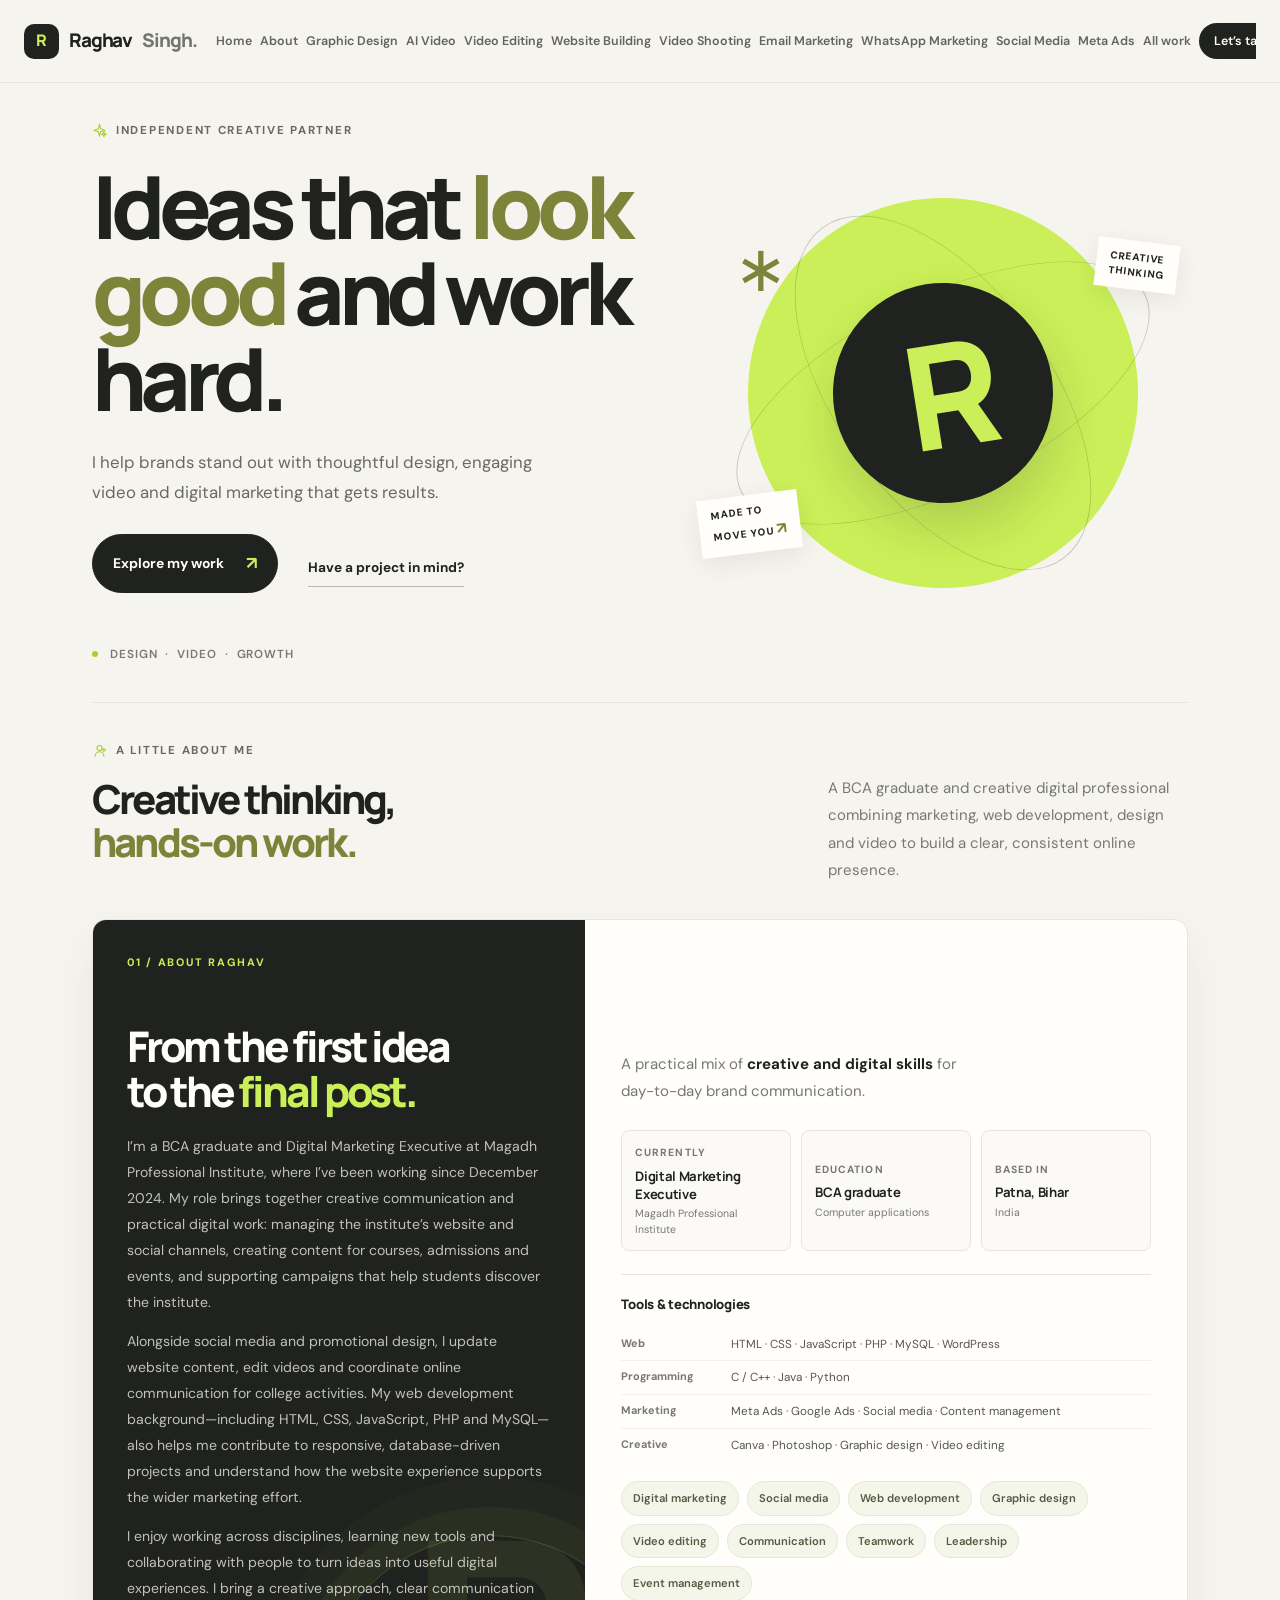
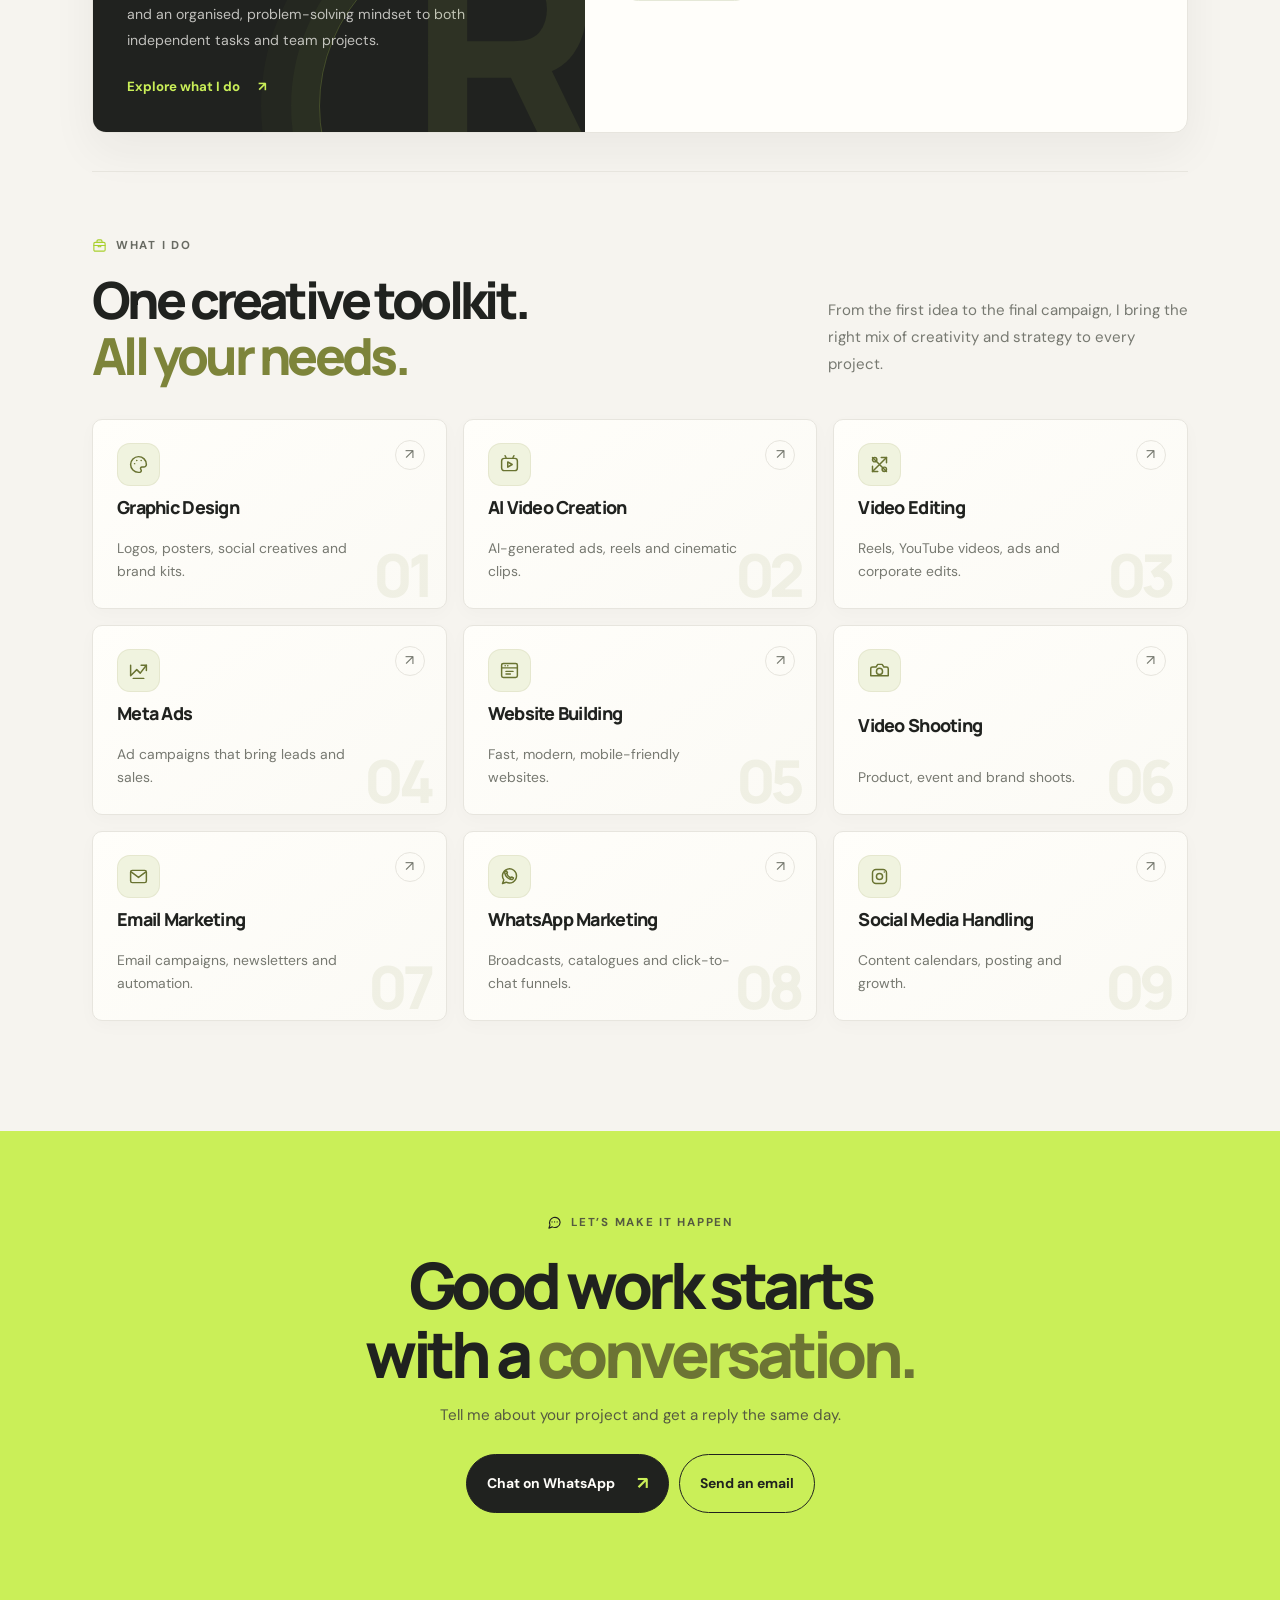
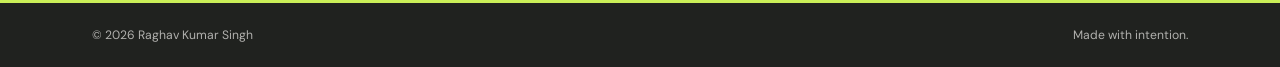
<file: index.html>
<!DOCTYPE html>
<html lang="en">
<head>
  <meta charset="utf-8">
  <meta name="viewport" content="width=device-width,initial-scale=1">
  <title>Raghav Kumar Singh | Creative &amp; Digital Marketing Portfolio</title>
  <link rel="preconnect" href="https://fonts.googleapis.com">
  <link rel="preconnect" href="https://fonts.gstatic.com" crossorigin>
  <link href="https://fonts.googleapis.com/css2?family=DM+Sans:wght@400;500;600;700&family=Manrope:wght@400;600;700;800&display=swap" rel="stylesheet">
  <link rel="stylesheet" href="style.css">
</head>
<body>
  <header>
    <div class="wrap">
      <a class="logo" href="index.html">Raghav <span>Singh.</span></a>
      <nav aria-label="Main navigation">
        
        <a href="index.html">Home</a>
        <a href="index.html#about">About</a>
        <a href="graphic-design.html">Graphic Design</a>
        <a href="ai-video.html">AI Video</a>
        <a href="video-editing.html">Video Editing</a>
        <a href="website-building.html">Website Building</a>
        <a href="video-shooting.html">Video Shooting</a>
        <a href="email-marketing.html">Email Marketing</a>
        <a href="whatsapp-marketing.html">WhatsApp Marketing</a>
        <a href="social-media.html">Social Media</a>
        <a href="meta-ads.html">Meta Ads</a>
        <a href="index.html#services">All work</a>
        <a class="nav-contact" href="index.html#contact">Let&rsquo;s talk <span aria-hidden="true">&nearr;</span></a>
      </nav>
    </div>
  </header>
  <main>
    <div class="wrap">
      <section class="hero">
        <div class="hero-copy">
          <p class="eyebrow"><svg class="eyebrow-icon" viewBox="0 0 24 24" aria-hidden="true"><path d="m12 2 1.8 7.2L21 12l-7.2 1.8L12 21l-1.8-7.2L3 12l7.2-2.8L12 2Z"/><path d="m19 14 1 3 3 1-3 1-1 3-1-3-3-1 3-1 1-3Z"/></svg> Independent creative partner</p>
          <h1>Ideas that <em>look good</em> and work hard.</h1>
          <p class="hero-intro">I help brands stand out with thoughtful design, engaging video and digital marketing that gets results.</p>
          <div class="hero-actions">
            <a class="btn" href="#services">Explore my work <span aria-hidden="true">&nearr;</span></a>
            <a class="text-link" href="#contact">Have a project in mind?</a>
          </div>
          <div class="hero-note"><span class="note-dot"></span> Design&nbsp; · &nbsp;Video&nbsp; · &nbsp;Growth</div>
        </div>
        <div class="hero-art" aria-hidden="true">
          <div class="art-orbit orbit-one"></div>
          <div class="art-orbit orbit-two"></div>
          <div class="art-disc"><span>R</span></div>
          <div class="art-label label-top">CREATIVE<br>THINKING</div>
          <div class="art-label label-bottom">MADE TO<br>MOVE YOU <span>&nearr;</span></div>
          <div class="art-star">&lowast;</div>
        </div>
      </section>
      <section id="about" class="about-section">
        <div class="section-heading">
          <div>
            <p class="eyebrow"><svg class="eyebrow-icon" viewBox="0 0 24 24" aria-hidden="true"><circle cx="12" cy="8" r="4"/><path d="M5 21a7 7 0 0 1 14 0M19 8v6m-3-3h6"/></svg> A little about me</p>
            <h2>Creative thinking,<br><em>hands-on work.</em></h2>
          </div>
          <p class="section-note">A BCA graduate and creative digital professional combining marketing, web development, design and video to build a clear, consistent online presence.</p>
        </div>
        <div class="about-card">
          <div class="about-story">
            <span class="about-kicker">01 / ABOUT RAGHAV</span>
            <h3>From the first idea<br>to the <em>final post.</em></h3>
            <p>I&rsquo;m a BCA graduate and Digital Marketing Executive at Magadh Professional Institute, where I&rsquo;ve been working since December 2024. My role brings together creative communication and practical digital work: managing the institute&rsquo;s website and social channels, creating content for courses, admissions and events, and supporting campaigns that help students discover the institute.</p>
            <p>Alongside social media and promotional design, I update website content, edit videos and coordinate online communication for college activities. My web development background—including HTML, CSS, JavaScript, PHP and MySQL—also helps me contribute to responsive, database-driven projects and understand how the website experience supports the wider marketing effort.</p>
            <p>I enjoy working across disciplines, learning new tools and collaborating with people to turn ideas into useful digital experiences. I bring a creative approach, clear communication and an organised, problem-solving mindset to both independent tasks and team projects.</p>
            <a class="about-link" href="#services">Explore what I do <span aria-hidden="true">&nearr;</span></a>
            <span class="about-mark" aria-hidden="true">R</span>
          </div>
          <div class="about-details">
            <p class="about-detail-intro">A practical mix of <strong>creative and digital skills</strong> for day-to-day brand communication.</p>
            <div class="about-facts">
              <div class="about-fact"><span>Currently</span><strong>Digital Marketing Executive</strong><small>Magadh Professional Institute</small></div>
              <div class="about-fact"><span>Education</span><strong>BCA graduate</strong><small>Computer applications</small></div>
              <div class="about-fact"><span>Based in</span><strong>Patna, Bihar</strong><small>India</small></div>
            </div>
            <div class="about-toolkit">
              <h4>Tools &amp; technologies</h4>
              <div class="toolkit-row"><span>Web</span><p>HTML · CSS · JavaScript · PHP · MySQL · WordPress</p></div>
              <div class="toolkit-row"><span>Programming</span><p>C / C++ · Java · Python</p></div>
              <div class="toolkit-row"><span>Marketing</span><p>Meta Ads · Google Ads · Social media · Content management</p></div>
              <div class="toolkit-row"><span>Creative</span><p>Canva · Photoshop · Graphic design · Video editing</p></div>
            </div>
            <div class="about-skills" aria-label="Core skills">
              <span>Digital marketing</span><span>Social media</span><span>Web development</span>
              <span>Graphic design</span><span>Video editing</span><span>Communication</span>
              <span>Teamwork</span><span>Leadership</span><span>Event management</span>
            </div>
          </div>
        </div>
      </section>
      <section id="services" class="services-section">
        <div class="section-heading">
          <div>
            <p class="eyebrow"><svg class="eyebrow-icon" viewBox="0 0 24 24" aria-hidden="true"><rect x="3" y="7" width="18" height="14" rx="2"/><path d="M8 7V5a2 2 0 0 1 2-2h4a2 2 0 0 1 2 2v2M3 12h18m-11 0v2h4v-2"/></svg> What I do</p>
            <h2>One creative toolkit.<br><em>All your needs.</em></h2>
          </div>
          <p class="section-note">From the first idea to the final campaign, I bring the right mix of creativity and strategy to every project.</p>
        </div>
        <div class="services">
          <a class="svc" href="graphic-design.html"><span class="svc-icon" aria-hidden="true"><svg viewBox="0 0 24 24"><path d="M12 3a9 9 0 1 0 0 18h1.2a2 2 0 0 0 1.5-3.3 1.7 1.7 0 0 1 1.3-2.8H18a3 3 0 0 0 3-3c0-5-4-8.9-9-8.9Z"/><path d="M7.5 11h.1M10 7.5h.1M15 7.5h.1"/></svg></span><h3>Graphic Design</h3><p>Logos, posters, social creatives and brand kits.</p><span class="svc-arrow" aria-hidden="true">&nearr;</span></a>
          <a class="svc" href="ai-video.html"><span class="svc-icon" aria-hidden="true"><svg viewBox="0 0 24 24"><rect x="3" y="5" width="18" height="14" rx="3"/><path d="m10 9 5 3-5 3V9Z"/><path d="m7 2 1 2m9-2-1 2"/></svg></span><h3>AI Video Creation</h3><p>AI-generated ads, reels and cinematic clips.</p><span class="svc-arrow" aria-hidden="true">&nearr;</span></a>
          <a class="svc" href="video-editing.html"><span class="svc-icon" aria-hidden="true"><svg viewBox="0 0 24 24"><path d="m4 4 16 16M20 4 4 20"/><circle cx="6.5" cy="6.5" r="2.5"/><circle cx="17.5" cy="17.5" r="2.5"/><path d="M14 4h6v6M4 14v6h6"/></svg></span><h3>Video Editing</h3><p>Reels, YouTube videos, ads and corporate edits.</p><span class="svc-arrow" aria-hidden="true">&nearr;</span></a>
          <a class="svc" href="meta-ads.html"><span class="svc-icon" aria-hidden="true"><svg viewBox="0 0 24 24"><path d="M3 18V6m0 12 7-7 4 4 7-9"/><path d="M15 6h6v6"/><path d="M6 21h12"/></svg></span><h3>Meta Ads</h3><p>Ad campaigns that bring leads and sales.</p><span class="svc-arrow" aria-hidden="true">&nearr;</span></a>
          <a class="svc" href="website-building.html"><span class="svc-icon" aria-hidden="true"><svg viewBox="0 0 24 24"><rect x="3" y="4" width="18" height="16" rx="2"/><path d="M3 9h18M7 6.5h.1M10 6.5h.1M8 13h8m-8 3h5"/></svg></span><h3>Website Building</h3><p>Fast, modern, mobile-friendly websites.</p><span class="svc-arrow" aria-hidden="true">&nearr;</span></a>
          <a class="svc" href="video-shooting.html"><span class="svc-icon" aria-hidden="true"><svg viewBox="0 0 24 24"><path d="M4 8h4l2-3h5l2 3h3a2 2 0 0 1 2 2v8H2v-8a2 2 0 0 1 2-2Z"/><circle cx="12" cy="13" r="3.5"/></svg></span><h3>Video Shooting</h3><p>Product, event and brand shoots.</p><span class="svc-arrow" aria-hidden="true">&nearr;</span></a>
          <a class="svc" href="email-marketing.html"><span class="svc-icon" aria-hidden="true"><svg viewBox="0 0 24 24"><rect x="3" y="5" width="18" height="14" rx="2"/><path d="m4 7 8 6 8-6"/></svg></span><h3>Email Marketing</h3><p>Email campaigns, newsletters and automation.</p><span class="svc-arrow" aria-hidden="true">&nearr;</span></a>
          <a class="svc" href="whatsapp-marketing.html"><span class="svc-icon" aria-hidden="true"><svg viewBox="0 0 24 24"><path d="M20 11.5a8 8 0 0 1-11.8 7L4 20l1.5-4.1A8 8 0 1 1 20 11.5Z"/><path d="M9 8.5c.5 2.5 2 4 4.5 5l1-1 2 1c-.2 1.5-1.2 2.2-2.5 2-3.5-.6-6.8-3.9-7.4-7.4C6.4 6.8 7.1 5.8 8.6 5.6l1 2-1 1Z"/></svg></span><h3>WhatsApp Marketing</h3><p>Broadcasts, catalogues and click-to-chat funnels.</p><span class="svc-arrow" aria-hidden="true">&nearr;</span></a>
          <a class="svc" href="social-media.html"><span class="svc-icon" aria-hidden="true"><svg viewBox="0 0 24 24"><rect x="4" y="4" width="16" height="16" rx="4"/><circle cx="12" cy="12" r="3.5"/><path d="M17.5 6.8h.1"/></svg></span><h3>Social Media Handling</h3><p>Content calendars, posting and growth.</p><span class="svc-arrow" aria-hidden="true">&nearr;</span></a>
        </div>
      </section>
    </div>
    <section class="contact" id="contact">
      <div class="wrap contact-inner">
        <p class="eyebrow"><svg class="eyebrow-icon" viewBox="0 0 24 24" aria-hidden="true"><path d="M21 11.5a8.5 8.5 0 0 1-12.5 7.5L3 21l1.8-5.2A8.5 8.5 0 1 1 21 11.5Z"/><path d="M8 11h.1m4 0h.1m4 0h.1"/></svg> Let&rsquo;s make it happen</p>
        <h2>Good work starts<br>with a <em>conversation.</em></h2>
        <p>Tell me about your project and get a reply the same day.</p>
        <div class="contact-actions">
          <a class="btn" href="https://wa.me/8789846829">Chat on WhatsApp <span aria-hidden="true">&nearr;</span></a>
          <a class="btn ghost" href="mailto:raghav123singhrajput@gmail.com">Send an email</a>
        </div>
      </div>
    </section>
  </main>
  <footer><div class="wrap"><span>&copy; 2026 Raghav Kumar Singh</span><span>Made with intention.</span></div></footer>
</body>
</html>
</file>
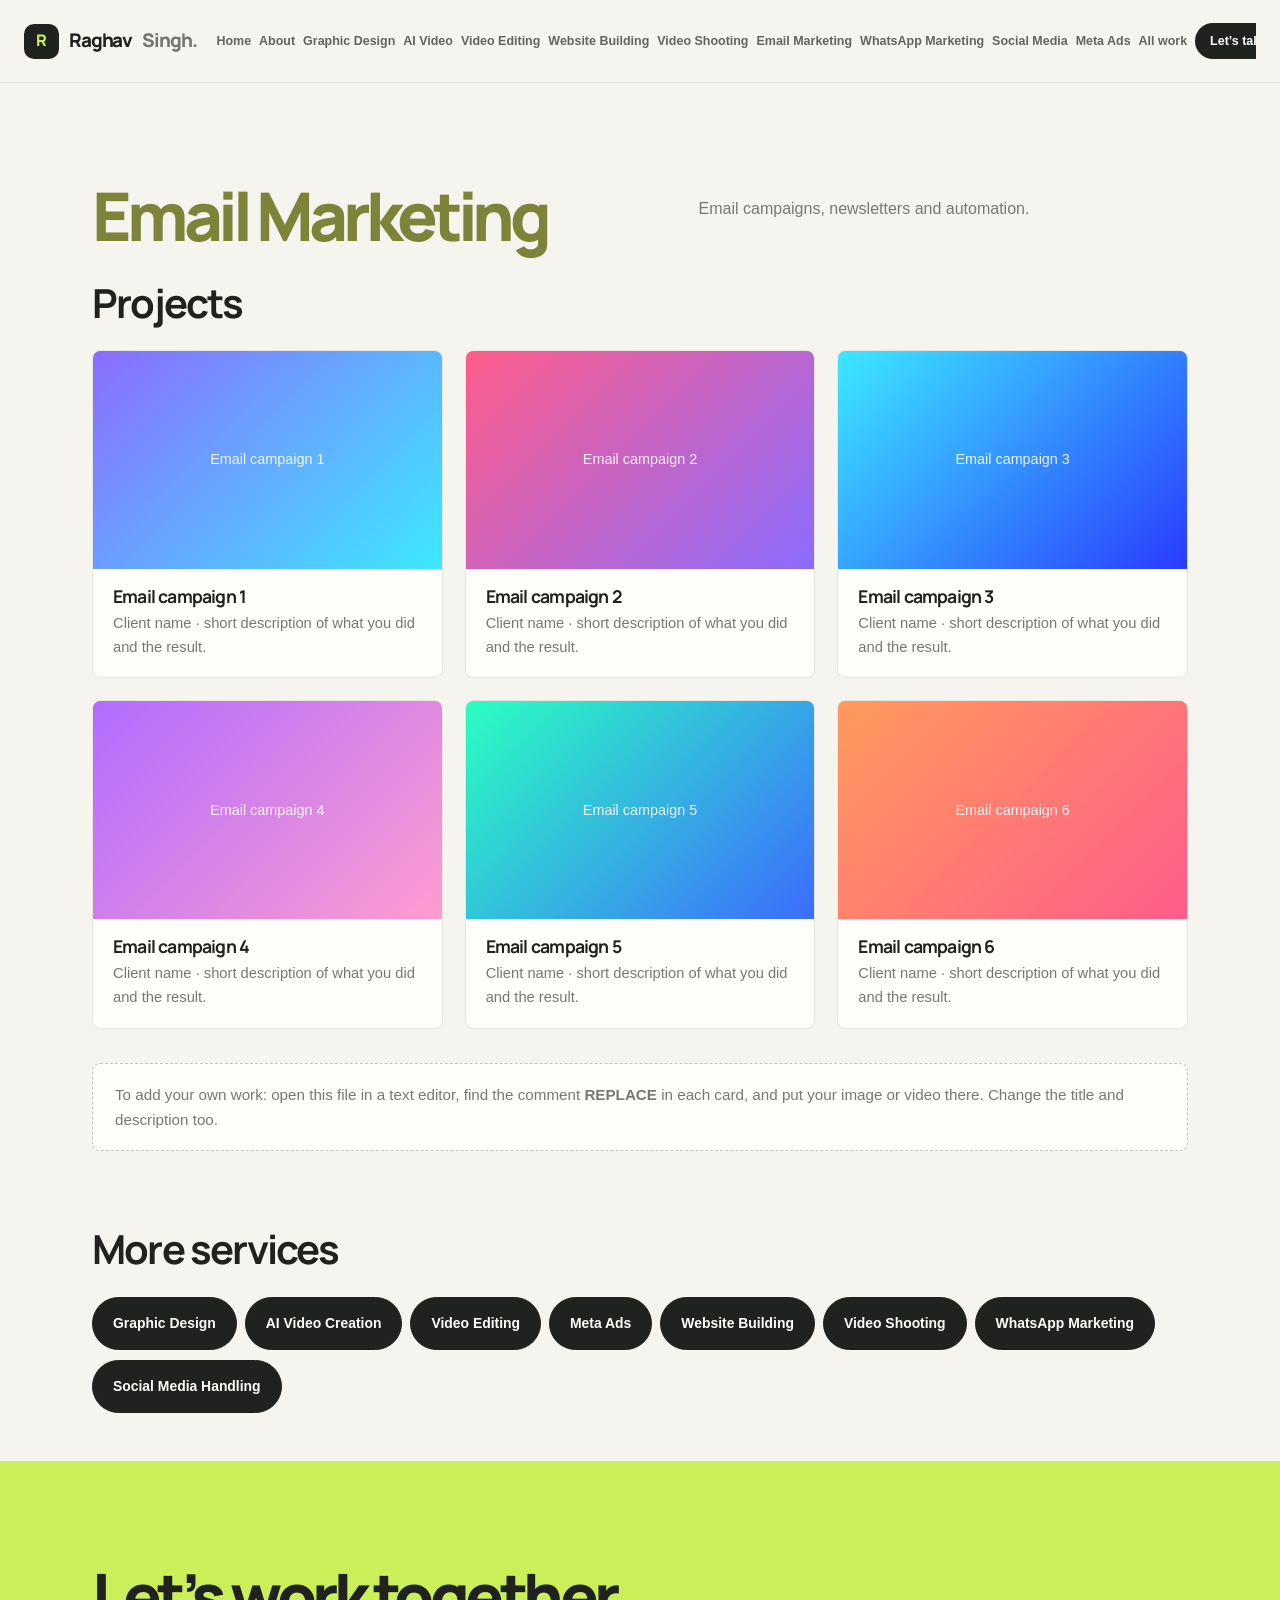
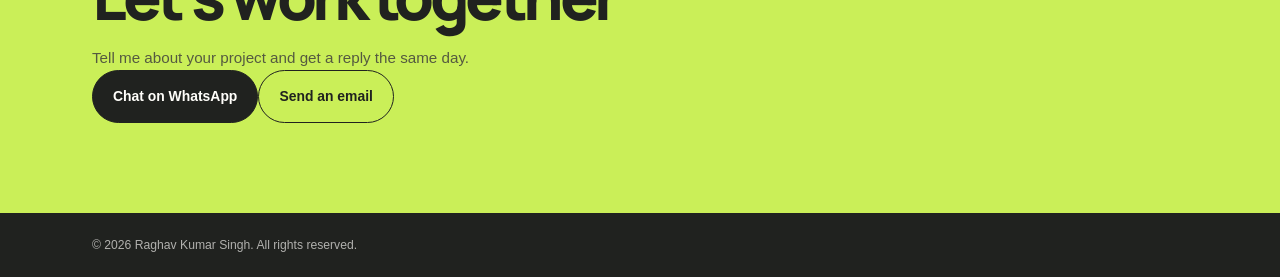
<file: email-marketing.html>
<!DOCTYPE html><html lang="en"><head><meta charset="utf-8"><meta name="viewport" content="width=device-width,initial-scale=1">
<title>Email Marketing | Raghav Kumar Singh</title><link rel="preconnect" href="https://fonts.googleapis.com"><link rel="preconnect" href="https://fonts.gstatic.com" crossorigin>
<link href="https://fonts.googleapis.com/css2?family=Manrope:wght@400;600;700&family=Syne:wght@700;800&display=swap" rel="stylesheet">
<link rel="stylesheet" href="style.css"></head><body>
<header><div class="wrap"><a class="logo" href="index.html">Raghav <span>Singh.</span></a><nav aria-label="Main navigation"><a href="index.html">Home</a><a href="index.html#about">About</a><a href="graphic-design.html">Graphic Design</a><a href="ai-video.html">AI Video</a><a href="video-editing.html">Video Editing</a><a href="website-building.html">Website Building</a><a href="video-shooting.html">Video Shooting</a><a href="email-marketing.html">Email Marketing</a><a href="whatsapp-marketing.html">WhatsApp Marketing</a><a href="social-media.html">Social Media</a><a href="meta-ads.html">Meta Ads</a><a href="index.html#services">All work</a><a class="nav-contact" href="index.html#contact">Let&rsquo;s talk <span aria-hidden="true">&nearr;</span></a></nav></div></header><main><div class="wrap"><div class="hero" style="padding-bottom:24px"><h1 style="font-size:clamp(2.2rem,6vw,4.2rem);max-width:18ch"><em>Email Marketing</em></h1><p>Email campaigns, newsletters and automation.</p></div>
<section style="padding-top:8px"><h2>Projects</h2><div class="grid"><article class="card"><div class="thumb" style="--c1:#8b6cff;--c2:#3de8ff"><!-- REPLACE: <img src="images/email-marketing-1.jpg" alt="Email campaign 1"> or <video src="videos/email-marketing-1.mp4" controls></video> -->Email campaign 1</div>
<div class="txt"><h3>Email campaign 1</h3><p>Client name &middot; short description of what you did and the result.</p></div></article><article class="card"><div class="thumb" style="--c1:#ff5c8a;--c2:#8b6cff"><!-- REPLACE: <img src="images/email-marketing-2.jpg" alt="Email campaign 2"> or <video src="videos/email-marketing-2.mp4" controls></video> -->Email campaign 2</div>
<div class="txt"><h3>Email campaign 2</h3><p>Client name &middot; short description of what you did and the result.</p></div></article><article class="card"><div class="thumb" style="--c1:#3de8ff;--c2:#2a3cff"><!-- REPLACE: <img src="images/email-marketing-3.jpg" alt="Email campaign 3"> or <video src="videos/email-marketing-3.mp4" controls></video> -->Email campaign 3</div>
<div class="txt"><h3>Email campaign 3</h3><p>Client name &middot; short description of what you did and the result.</p></div></article><article class="card"><div class="thumb" style="--c1:#b06cff;--c2:#ff9ccf"><!-- REPLACE: <img src="images/email-marketing-4.jpg" alt="Email campaign 4"> or <video src="videos/email-marketing-4.mp4" controls></video> -->Email campaign 4</div>
<div class="txt"><h3>Email campaign 4</h3><p>Client name &middot; short description of what you did and the result.</p></div></article><article class="card"><div class="thumb" style="--c1:#2affc0;--c2:#3d6cff"><!-- REPLACE: <img src="images/email-marketing-5.jpg" alt="Email campaign 5"> or <video src="videos/email-marketing-5.mp4" controls></video> -->Email campaign 5</div>
<div class="txt"><h3>Email campaign 5</h3><p>Client name &middot; short description of what you did and the result.</p></div></article><article class="card"><div class="thumb" style="--c1:#ff9a5c;--c2:#ff5c8a"><!-- REPLACE: <img src="images/email-marketing-6.jpg" alt="Email campaign 6"> or <video src="videos/email-marketing-6.mp4" controls></video> -->Email campaign 6</div>
<div class="txt"><h3>Email campaign 6</h3><p>Client name &middot; short description of what you did and the result.</p></div></article></div>
<div class="tip">To add your own work: open this file in a text editor, find the comment <b>REPLACE</b> in each card, and put your image or video there. Change the title and description too.</div></section>
<section><h2>More services</h2><a class="btn ghost" href="graphic-design.html" style="margin-bottom:10px">Graphic Design</a><a class="btn ghost" href="ai-video.html" style="margin-bottom:10px">AI Video Creation</a><a class="btn ghost" href="video-editing.html" style="margin-bottom:10px">Video Editing</a><a class="btn ghost" href="meta-ads.html" style="margin-bottom:10px">Meta Ads</a><a class="btn ghost" href="website-building.html" style="margin-bottom:10px">Website Building</a><a class="btn ghost" href="video-shooting.html" style="margin-bottom:10px">Video Shooting</a><a class="btn ghost" href="whatsapp-marketing.html" style="margin-bottom:10px">WhatsApp Marketing</a><a class="btn ghost" href="social-media.html" style="margin-bottom:10px">Social Media Handling</a></section></div><section class="contact" id="contact"><div class="wrap"><h2>Let&rsquo;s work together</h2><p>Tell me about your project and get a reply the same day.</p>
<a class="btn" href="https://wa.me/910000000000" >Chat on WhatsApp</a><a class="btn ghost" href="mailto:youremail@example.com">Send an email</a></div></section></main><footer><div class="wrap">&copy; 2026 Raghav Kumar Singh. All rights reserved.</div></footer></body></html>
</file>
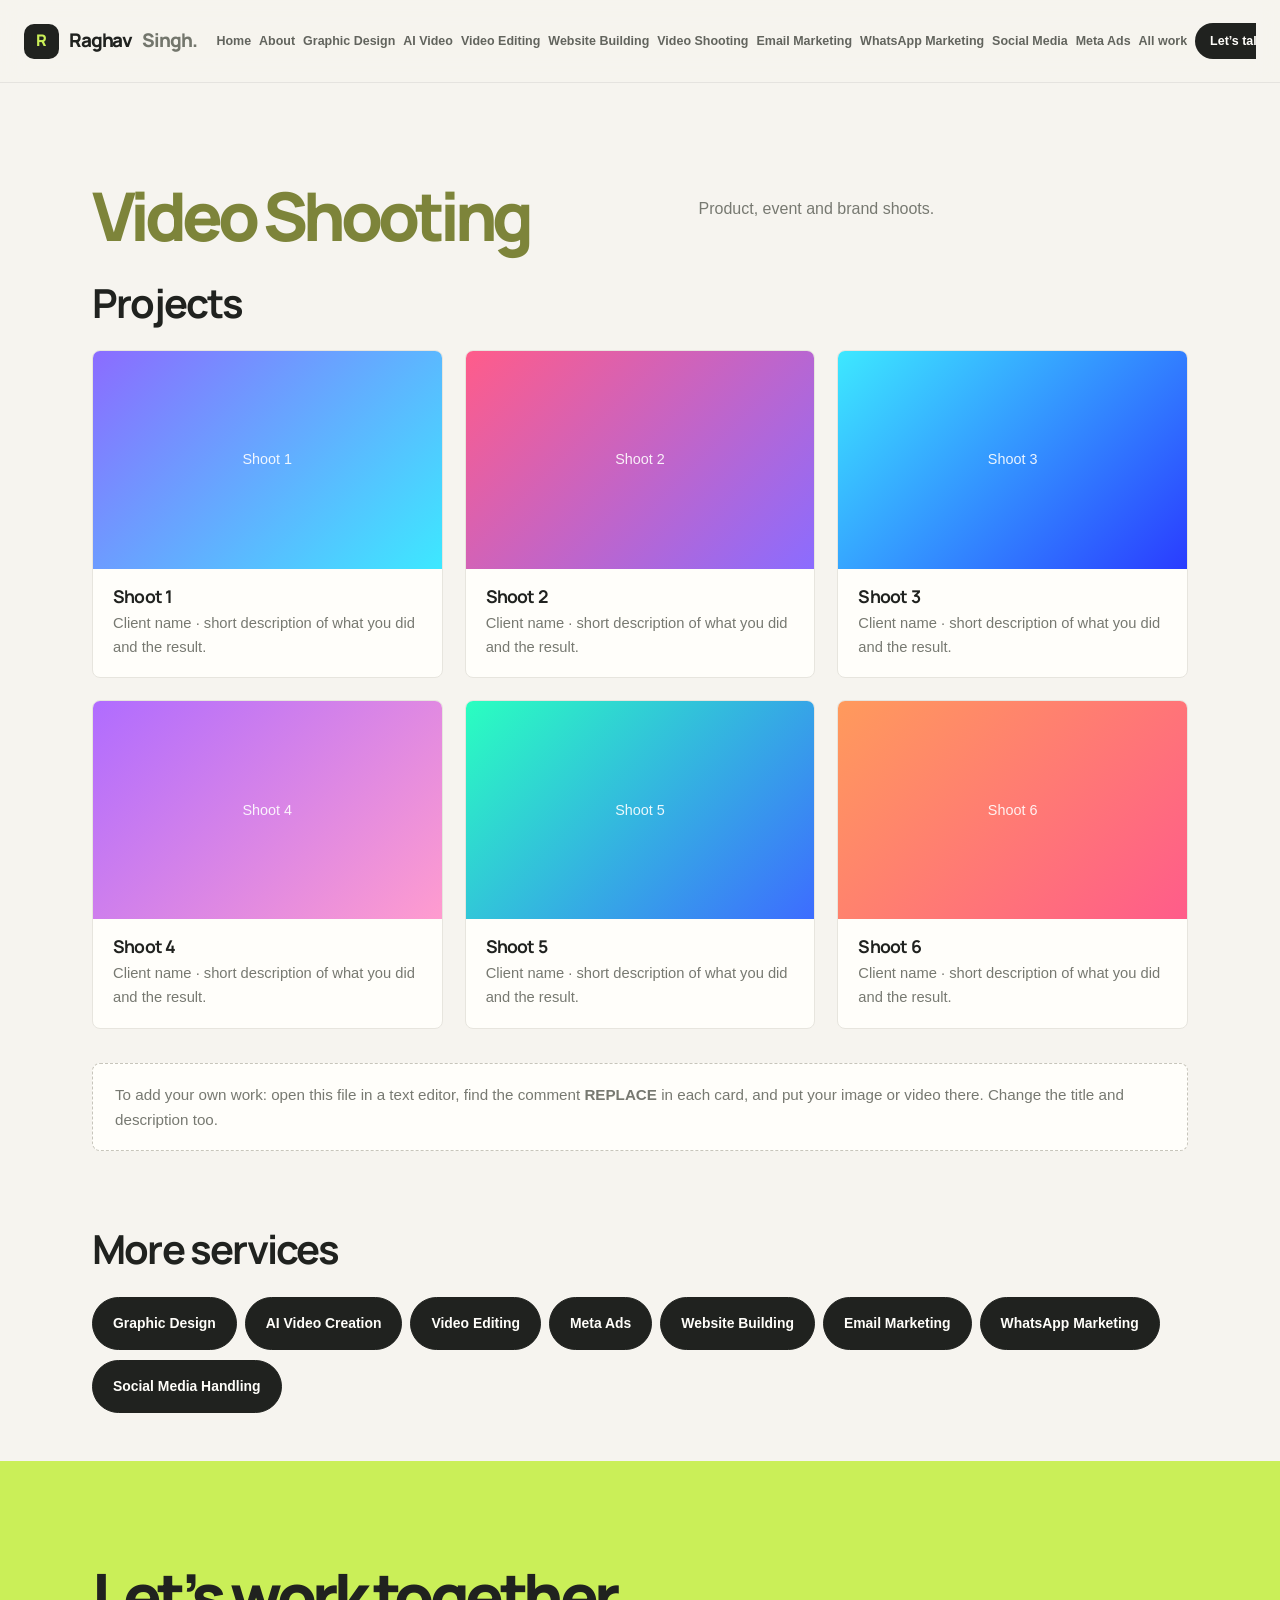
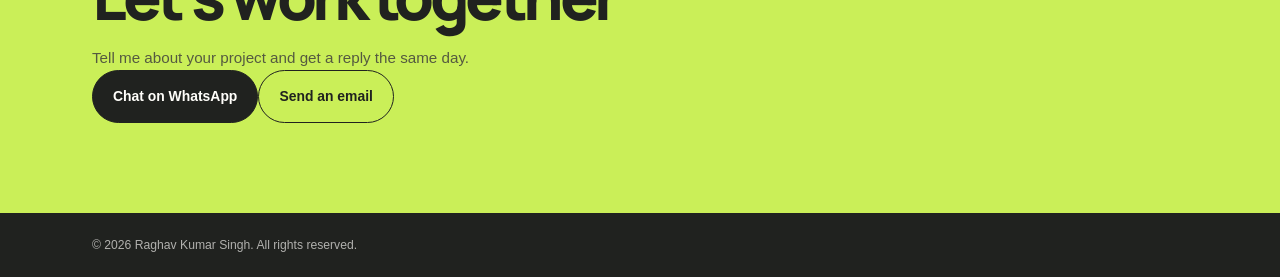
<file: video-shooting.html>
<!DOCTYPE html><html lang="en"><head><meta charset="utf-8"><meta name="viewport" content="width=device-width,initial-scale=1">
<title>Video Shooting | Raghav Kumar Singh</title><link rel="preconnect" href="https://fonts.googleapis.com"><link rel="preconnect" href="https://fonts.gstatic.com" crossorigin>
<link href="https://fonts.googleapis.com/css2?family=Manrope:wght@400;600;700&family=Syne:wght@700;800&display=swap" rel="stylesheet">
<link rel="stylesheet" href="style.css"></head><body>
<header><div class="wrap"><a class="logo" href="index.html">Raghav <span>Singh.</span></a><nav aria-label="Main navigation"><a href="index.html">Home</a><a href="index.html#about">About</a><a href="graphic-design.html">Graphic Design</a><a href="ai-video.html">AI Video</a><a href="video-editing.html">Video Editing</a><a href="website-building.html">Website Building</a><a href="video-shooting.html">Video Shooting</a><a href="email-marketing.html">Email Marketing</a><a href="whatsapp-marketing.html">WhatsApp Marketing</a><a href="social-media.html">Social Media</a><a href="meta-ads.html">Meta Ads</a><a href="index.html#services">All work</a><a class="nav-contact" href="index.html#contact">Let&rsquo;s talk <span aria-hidden="true">&nearr;</span></a></nav></div></header><main><div class="wrap"><div class="hero" style="padding-bottom:24px"><h1 style="font-size:clamp(2.2rem,6vw,4.2rem);max-width:18ch"><em>Video Shooting</em></h1><p>Product, event and brand shoots.</p></div>
<section style="padding-top:8px"><h2>Projects</h2><div class="grid"><article class="card"><div class="thumb" style="--c1:#8b6cff;--c2:#3de8ff"><!-- REPLACE: <img src="images/video-shooting-1.jpg" alt="Shoot 1"> or <video src="videos/video-shooting-1.mp4" controls></video> -->Shoot 1</div>
<div class="txt"><h3>Shoot 1</h3><p>Client name &middot; short description of what you did and the result.</p></div></article><article class="card"><div class="thumb" style="--c1:#ff5c8a;--c2:#8b6cff"><!-- REPLACE: <img src="images/video-shooting-2.jpg" alt="Shoot 2"> or <video src="videos/video-shooting-2.mp4" controls></video> -->Shoot 2</div>
<div class="txt"><h3>Shoot 2</h3><p>Client name &middot; short description of what you did and the result.</p></div></article><article class="card"><div class="thumb" style="--c1:#3de8ff;--c2:#2a3cff"><!-- REPLACE: <img src="images/video-shooting-3.jpg" alt="Shoot 3"> or <video src="videos/video-shooting-3.mp4" controls></video> -->Shoot 3</div>
<div class="txt"><h3>Shoot 3</h3><p>Client name &middot; short description of what you did and the result.</p></div></article><article class="card"><div class="thumb" style="--c1:#b06cff;--c2:#ff9ccf"><!-- REPLACE: <img src="images/video-shooting-4.jpg" alt="Shoot 4"> or <video src="videos/video-shooting-4.mp4" controls></video> -->Shoot 4</div>
<div class="txt"><h3>Shoot 4</h3><p>Client name &middot; short description of what you did and the result.</p></div></article><article class="card"><div class="thumb" style="--c1:#2affc0;--c2:#3d6cff"><!-- REPLACE: <img src="images/video-shooting-5.jpg" alt="Shoot 5"> or <video src="videos/video-shooting-5.mp4" controls></video> -->Shoot 5</div>
<div class="txt"><h3>Shoot 5</h3><p>Client name &middot; short description of what you did and the result.</p></div></article><article class="card"><div class="thumb" style="--c1:#ff9a5c;--c2:#ff5c8a"><!-- REPLACE: <img src="images/video-shooting-6.jpg" alt="Shoot 6"> or <video src="videos/video-shooting-6.mp4" controls></video> -->Shoot 6</div>
<div class="txt"><h3>Shoot 6</h3><p>Client name &middot; short description of what you did and the result.</p></div></article></div>
<div class="tip">To add your own work: open this file in a text editor, find the comment <b>REPLACE</b> in each card, and put your image or video there. Change the title and description too.</div></section>
<section><h2>More services</h2><a class="btn ghost" href="graphic-design.html" style="margin-bottom:10px">Graphic Design</a><a class="btn ghost" href="ai-video.html" style="margin-bottom:10px">AI Video Creation</a><a class="btn ghost" href="video-editing.html" style="margin-bottom:10px">Video Editing</a><a class="btn ghost" href="meta-ads.html" style="margin-bottom:10px">Meta Ads</a><a class="btn ghost" href="website-building.html" style="margin-bottom:10px">Website Building</a><a class="btn ghost" href="email-marketing.html" style="margin-bottom:10px">Email Marketing</a><a class="btn ghost" href="whatsapp-marketing.html" style="margin-bottom:10px">WhatsApp Marketing</a><a class="btn ghost" href="social-media.html" style="margin-bottom:10px">Social Media Handling</a></section></div><section class="contact" id="contact"><div class="wrap"><h2>Let&rsquo;s work together</h2><p>Tell me about your project and get a reply the same day.</p>
<a class="btn" href="https://wa.me/910000000000" >Chat on WhatsApp</a><a class="btn ghost" href="mailto:youremail@example.com">Send an email</a></div></section></main><footer><div class="wrap">&copy; 2026 Raghav Kumar Singh. All rights reserved.</div></footer></body></html>
</file>
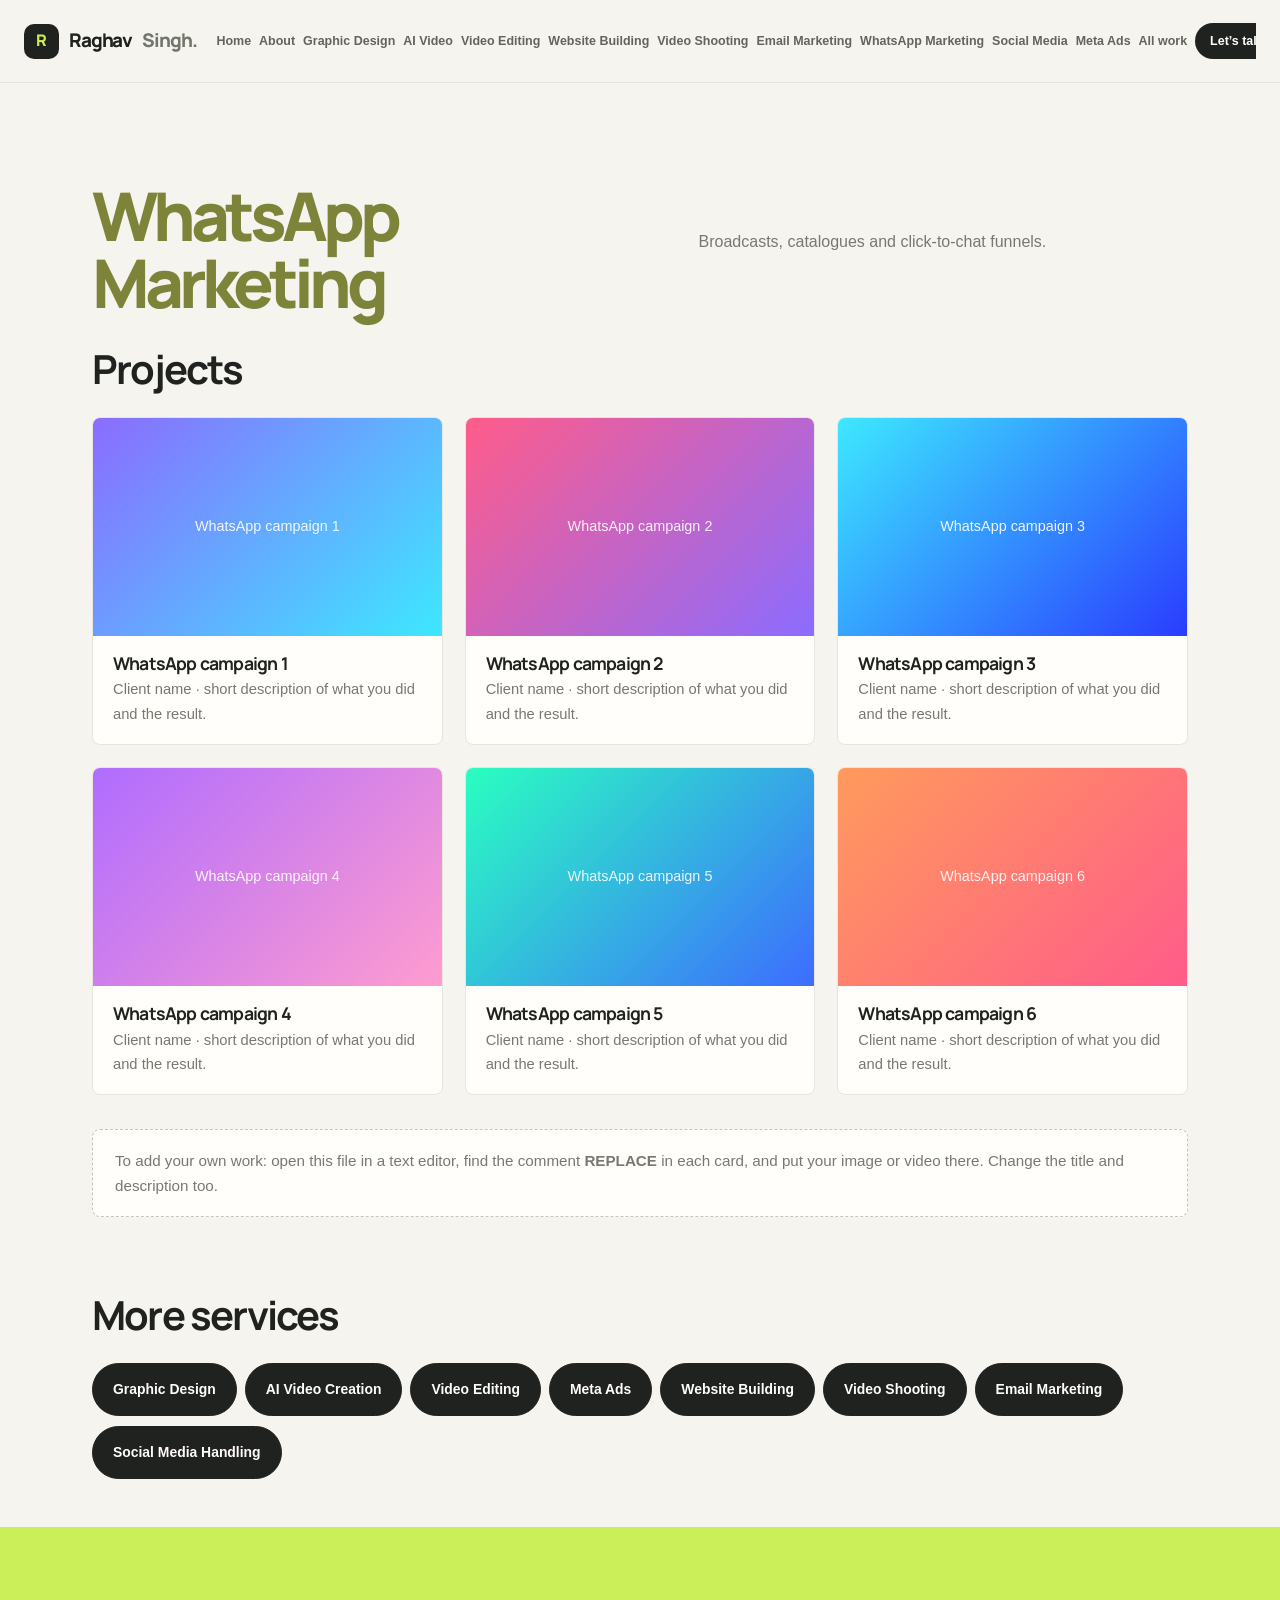
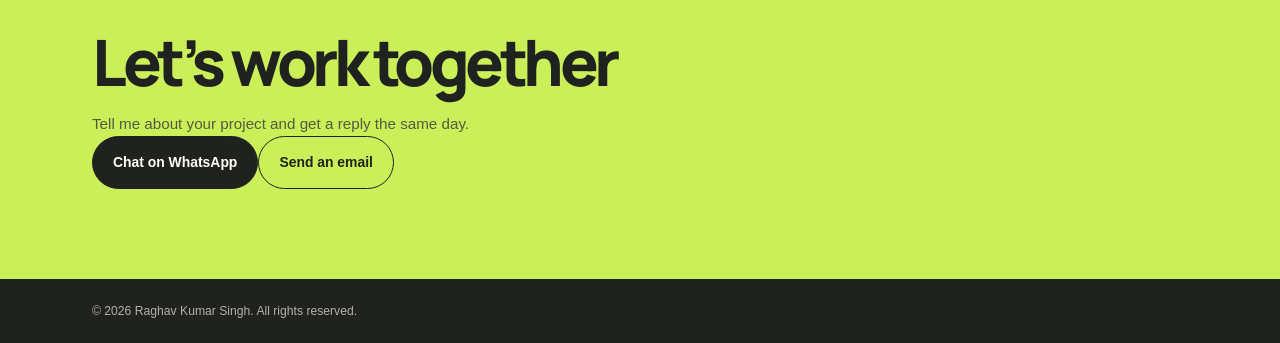
<file: whatsapp-marketing.html>
<!DOCTYPE html><html lang="en"><head><meta charset="utf-8"><meta name="viewport" content="width=device-width,initial-scale=1">
<title>WhatsApp Marketing | Raghav Kumar Singh</title><link rel="preconnect" href="https://fonts.googleapis.com"><link rel="preconnect" href="https://fonts.gstatic.com" crossorigin>
<link href="https://fonts.googleapis.com/css2?family=Manrope:wght@400;600;700&family=Syne:wght@700;800&display=swap" rel="stylesheet">
<link rel="stylesheet" href="style.css"></head><body>
<header><div class="wrap"><a class="logo" href="index.html">Raghav <span>Singh.</span></a><nav aria-label="Main navigation"><a href="index.html">Home</a><a href="index.html#about">About</a><a href="graphic-design.html">Graphic Design</a><a href="ai-video.html">AI Video</a><a href="video-editing.html">Video Editing</a><a href="website-building.html">Website Building</a><a href="video-shooting.html">Video Shooting</a><a href="email-marketing.html">Email Marketing</a><a href="whatsapp-marketing.html">WhatsApp Marketing</a><a href="social-media.html">Social Media</a><a href="meta-ads.html">Meta Ads</a><a href="index.html#services">All work</a><a class="nav-contact" href="index.html#contact">Let&rsquo;s talk <span aria-hidden="true">&nearr;</span></a></nav></div></header><main><div class="wrap"><div class="hero" style="padding-bottom:24px"><h1 style="font-size:clamp(2.2rem,6vw,4.2rem);max-width:18ch"><em>WhatsApp Marketing</em></h1><p>Broadcasts, catalogues and click-to-chat funnels.</p></div>
<section style="padding-top:8px"><h2>Projects</h2><div class="grid"><article class="card"><div class="thumb" style="--c1:#8b6cff;--c2:#3de8ff"><!-- REPLACE: <img src="images/whatsapp-marketing-1.jpg" alt="WhatsApp campaign 1"> or <video src="videos/whatsapp-marketing-1.mp4" controls></video> -->WhatsApp campaign 1</div>
<div class="txt"><h3>WhatsApp campaign 1</h3><p>Client name &middot; short description of what you did and the result.</p></div></article><article class="card"><div class="thumb" style="--c1:#ff5c8a;--c2:#8b6cff"><!-- REPLACE: <img src="images/whatsapp-marketing-2.jpg" alt="WhatsApp campaign 2"> or <video src="videos/whatsapp-marketing-2.mp4" controls></video> -->WhatsApp campaign 2</div>
<div class="txt"><h3>WhatsApp campaign 2</h3><p>Client name &middot; short description of what you did and the result.</p></div></article><article class="card"><div class="thumb" style="--c1:#3de8ff;--c2:#2a3cff"><!-- REPLACE: <img src="images/whatsapp-marketing-3.jpg" alt="WhatsApp campaign 3"> or <video src="videos/whatsapp-marketing-3.mp4" controls></video> -->WhatsApp campaign 3</div>
<div class="txt"><h3>WhatsApp campaign 3</h3><p>Client name &middot; short description of what you did and the result.</p></div></article><article class="card"><div class="thumb" style="--c1:#b06cff;--c2:#ff9ccf"><!-- REPLACE: <img src="images/whatsapp-marketing-4.jpg" alt="WhatsApp campaign 4"> or <video src="videos/whatsapp-marketing-4.mp4" controls></video> -->WhatsApp campaign 4</div>
<div class="txt"><h3>WhatsApp campaign 4</h3><p>Client name &middot; short description of what you did and the result.</p></div></article><article class="card"><div class="thumb" style="--c1:#2affc0;--c2:#3d6cff"><!-- REPLACE: <img src="images/whatsapp-marketing-5.jpg" alt="WhatsApp campaign 5"> or <video src="videos/whatsapp-marketing-5.mp4" controls></video> -->WhatsApp campaign 5</div>
<div class="txt"><h3>WhatsApp campaign 5</h3><p>Client name &middot; short description of what you did and the result.</p></div></article><article class="card"><div class="thumb" style="--c1:#ff9a5c;--c2:#ff5c8a"><!-- REPLACE: <img src="images/whatsapp-marketing-6.jpg" alt="WhatsApp campaign 6"> or <video src="videos/whatsapp-marketing-6.mp4" controls></video> -->WhatsApp campaign 6</div>
<div class="txt"><h3>WhatsApp campaign 6</h3><p>Client name &middot; short description of what you did and the result.</p></div></article></div>
<div class="tip">To add your own work: open this file in a text editor, find the comment <b>REPLACE</b> in each card, and put your image or video there. Change the title and description too.</div></section>
<section><h2>More services</h2><a class="btn ghost" href="graphic-design.html" style="margin-bottom:10px">Graphic Design</a><a class="btn ghost" href="ai-video.html" style="margin-bottom:10px">AI Video Creation</a><a class="btn ghost" href="video-editing.html" style="margin-bottom:10px">Video Editing</a><a class="btn ghost" href="meta-ads.html" style="margin-bottom:10px">Meta Ads</a><a class="btn ghost" href="website-building.html" style="margin-bottom:10px">Website Building</a><a class="btn ghost" href="video-shooting.html" style="margin-bottom:10px">Video Shooting</a><a class="btn ghost" href="email-marketing.html" style="margin-bottom:10px">Email Marketing</a><a class="btn ghost" href="social-media.html" style="margin-bottom:10px">Social Media Handling</a></section></div><section class="contact" id="contact"><div class="wrap"><h2>Let&rsquo;s work together</h2><p>Tell me about your project and get a reply the same day.</p>
<a class="btn" href="https://wa.me/910000000000" >Chat on WhatsApp</a><a class="btn ghost" href="mailto:youremail@example.com">Send an email</a></div></section></main><footer><div class="wrap">&copy; 2026 Raghav Kumar Singh. All rights reserved.</div></footer></body></html>
</file>
<file: style.css>
:root{--bg:#f6f4ef;--paper:#fffefa;--ink:#20221f;--mute:#777971;--accent:#caef58;--accent-dark:#a9d02f;--line:#e7e5de;--dark:#20221f}
*{box-sizing:border-box;margin:0;padding:0}
html{scroll-behavior:smooth;scroll-padding-top:90px}
body{font-family:'DM Sans',sans-serif;background:var(--bg);color:var(--ink);line-height:1.65;min-height:100vh;overflow-x:hidden}
a{color:inherit;text-decoration:none}
a:focus-visible,button:focus-visible{outline:3px solid var(--accent-dark);outline-offset:4px}
h1,h2,h3,.logo{font-family:'Manrope',sans-serif;line-height:1.12;letter-spacing:-.045em}
.wrap{max-width:1160px;margin:0 auto;padding:0 32px}
header{position:sticky;top:0;z-index:5;background:rgba(246,244,239,.94);backdrop-filter:blur(14px);border-bottom:1px solid rgba(32,34,31,.08)}
header .wrap{display:flex;max-width:1760px;align-items:center;justify-content:center;gap:20px;min-height:82px;padding:10px 24px}
.logo{display:inline-flex;flex:none;align-items:center;gap:10px;font-weight:800;font-size:1.18rem;letter-spacing:-.06em;white-space:nowrap}
.logo::before{display:grid;width:35px;height:35px;place-items:center;border-radius:10px;background:var(--dark);color:var(--accent);content:"R";font-size:1rem;letter-spacing:-.06em;transition:transform .2s ease,background .2s ease}
.logo:hover::before{transform:rotate(-7deg);background:#383b34}
.logo span{color:#73766c}
nav{display:flex;width:auto;min-width:0;flex:0 1 auto;align-items:center;justify-content:flex-start;flex-wrap:nowrap;gap:8px 8px;overflow-x:auto;overflow-y:hidden;padding:7px 0;overscroll-behavior-x:contain;scrollbar-color:var(--accent-dark) transparent;scrollbar-width:thin}
nav::-webkit-scrollbar{height:3px}
nav::-webkit-scrollbar-thumb{border-radius:999px;background:var(--accent-dark)}
nav a{flex:none;padding:0;color:#62645d;font-size:.78rem;font-weight:600;line-height:24px;white-space:nowrap;transition:color .2s}
nav a:hover{color:var(--ink)}
nav .nav-contact{position:relative;z-index:0;padding:0 15px;border-radius:999px;background:transparent;color:#fffefa;isolation:isolate}
nav .nav-contact::before{position:absolute;z-index:-1;inset:-6px 0;border-radius:inherit;background:var(--dark);content:"";pointer-events:none}
.nav-contact span{color:var(--accent);margin-left:7px}
.hero{display:grid;grid-template-columns:1.08fr .92fr;align-items:center;gap:32px;padding:95px 0 104px;min-height:600px}
.hero-copy{position:relative;z-index:1}
.eyebrow{display:flex;align-items:center;gap:9px;color:#686a62;font-size:.72rem;font-weight:700;letter-spacing:.15em;text-transform:uppercase}
.eyebrow-icon{width:15px;height:15px;flex:none;fill:none;stroke:var(--accent-dark);stroke-width:1.8;stroke-linecap:round;stroke-linejoin:round}
.eyebrow>span{width:8px;height:8px;border-radius:50%;background:var(--accent-dark)}
.hero h1{max-width:680px;margin-top:23px;font-size:clamp(3.3rem,6.8vw,6.2rem);font-weight:800;line-height:.99;letter-spacing:-.075em}
.hero h1 em,.section-heading h2 em,.contact h2 em{font-style:normal;color:#7d843a}
.hero-intro{max-width:470px;margin:25px 0 27px;color:#686a62;font-size:1.05rem;line-height:1.8}
.hero-actions{display:flex;align-items:center;gap:22px;flex-wrap:wrap}
.btn{display:inline-flex;align-items:center;justify-content:center;gap:22px;padding:14px 20px;border:1px solid var(--dark);border-radius:999px;background:var(--dark);color:#fffefa;font-size:.87rem;font-weight:700;transition:transform .2s ease,background .2s ease,color .2s ease}
.btn span{color:var(--accent);font-size:1.1rem}
.btn:hover{transform:translateY(-2px);background:#383b34}
.text-link{font-size:.85rem;font-weight:700;border-bottom:1px solid #b8b9b0;padding:7px 0}
.text-link:hover{border-color:var(--ink)}
.hero-note{margin-top:42px;color:#777971;font-size:.73rem;font-weight:600;letter-spacing:.08em;text-transform:uppercase}
.note-dot{display:inline-block;width:6px;height:6px;margin:0 8px 1px 0;border-radius:50%;background:var(--accent-dark)}
.hero-art{position:relative;display:grid;place-items:center;min-height:420px;isolation:isolate}
.hero-art:before{position:absolute;z-index:-2;width:min(34vw,390px);aspect-ratio:1;border-radius:50%;background:var(--accent);content:""}
.art-orbit{position:absolute;z-index:-1;width:min(39vw,450px);aspect-ratio:1;border:1px solid rgba(32,34,31,.22);border-radius:50%;transform:rotate(-26deg) scaleY(.43)}
.orbit-two{width:min(36vw,410px);transform:rotate(54deg) scaleY(.52)}
.art-disc{display:grid;place-items:center;width:220px;aspect-ratio:1;border-radius:50%;background:var(--dark);box-shadow:0 24px 50px rgba(32,34,31,.16);transform:rotate(-9deg)}
.art-disc span{font-family:'Manrope',sans-serif;color:var(--accent);font-size:9rem;font-weight:800;letter-spacing:-.12em;line-height:1}
.art-label{position:absolute;padding:10px 13px;background:var(--paper);font-size:.63rem;font-weight:800;letter-spacing:.1em;line-height:1.45;box-shadow:0 7px 24px rgba(32,34,31,.08)}
.label-top{top:58px;right:10px;transform:rotate(7deg)}
.label-bottom{bottom:50px;left:0;transform:rotate(-7deg)}
.label-bottom span{color:#7d843a;font-size:1rem}
.art-star{position:absolute;top:55px;left:35px;color:#7d843a;font-size:4rem;line-height:1}
.services-section{padding:64px 0 110px;border-top:1px solid var(--line)}
.about-section{padding:62px 0 72px;border-top:1px solid var(--line)}
.about-section .section-heading{margin-bottom:30px}
.about-card{display:grid;grid-template-columns:minmax(0,.9fr) minmax(0,1.1fr);overflow:hidden;border:1px solid var(--line);border-radius:14px;background:var(--paper);box-shadow:0 18px 46px rgba(32,34,31,.055)}
.about-story{position:relative;display:flex;min-height:390px;flex-direction:column;align-items:flex-start;overflow:hidden;padding:34px;background:var(--dark);color:var(--paper);isolation:isolate}
.about-story::before{position:absolute;z-index:-1;right:-76px;bottom:-145px;width:340px;aspect-ratio:1;border:1px solid rgba(202,239,88,.21);border-radius:50%;box-shadow:0 0 0 28px rgba(202,239,88,.035),0 0 0 58px rgba(202,239,88,.025);content:""}
.about-kicker{color:var(--accent);font-size:.68rem;font-weight:700;letter-spacing:.16em}
.about-story h3{margin-top:52px;font-size:clamp(2rem,3.3vw,3.1rem);font-weight:800;letter-spacing:-.07em;line-height:1.08}
.about-story h3 em{color:var(--accent);font-style:normal}
.about-story>p{max-width:47ch;margin-top:18px;color:rgba(255,254,250,.72);font-size:.88rem;line-height:1.85}
.about-story>p+p{margin-top:13px}
.about-link{display:inline-flex;align-items:center;gap:18px;margin-top:auto;padding-top:23px;color:var(--accent);font-size:.83rem;font-weight:700}
.about-link span{transition:transform .2s ease}
.about-link:hover span{transform:translate(3px,-3px)}
.about-mark{position:absolute;right:19px;bottom:-50px;color:rgba(202,239,88,.08);font-family:'Manrope',sans-serif;font-size:18rem;font-weight:800;letter-spacing:-.12em;line-height:1;pointer-events:none}
.about-details{display:flex;flex-direction:column;justify-content:center;padding:36px}
.about-detail-intro{max-width:36ch;color:var(--mute);font-size:.94rem;line-height:1.8}
.about-detail-intro strong{color:var(--ink)}
.about-facts{display:grid;grid-template-columns:repeat(3,minmax(0,1fr));gap:10px;margin-top:25px}
.about-fact{display:flex;min-height:112px;flex-direction:column;align-items:flex-start;justify-content:center;padding:13px;border:1px solid var(--line);border-radius:8px;background:#fbfaf6}
.about-fact>span{color:#777971;font-size:.65rem;font-weight:700;letter-spacing:.1em;text-transform:uppercase}
.about-fact strong{margin-top:5px;font-family:'Manrope',sans-serif;font-size:.82rem;letter-spacing:-.025em;line-height:1.4}
.about-fact small{margin-top:3px;color:var(--mute);font-size:.66rem;line-height:1.45}
.about-toolkit{margin-top:23px;padding-top:19px;border-top:1px solid var(--line)}
.about-toolkit h4{margin-bottom:12px;font-family:'Manrope',sans-serif;font-size:.82rem;font-weight:800;letter-spacing:-.02em}
.toolkit-row{display:grid;grid-template-columns:98px minmax(0,1fr);gap:12px;padding:7px 0;border-bottom:1px solid rgba(32,34,31,.055)}
.toolkit-row:last-child{border-bottom:0}
.toolkit-row>span{color:#777971;font-size:.68rem;font-weight:700}
.toolkit-row p{color:#55574f;font-size:.73rem;line-height:1.6}
.about-skills{display:flex;flex-wrap:wrap;gap:8px;margin-top:20px}
.about-skills span{padding:7px 11px;border:1px solid #e5e8d7;border-radius:999px;background:#f4f6e9;color:#555a40;font-size:.7rem;font-weight:600}
.section-heading{display:flex;align-items:flex-end;justify-content:space-between;gap:40px;margin-bottom:36px}
.section-heading h2,.contact h2{margin-top:17px;font-size:clamp(2.3rem,4vw,3.55rem);font-weight:800;letter-spacing:-.07em;line-height:1.08}
.section-note{max-width:360px;margin-bottom:5px;color:var(--mute);font-size:.94rem;line-height:1.8}
.services{display:grid;grid-template-columns:repeat(3,minmax(0,1fr));gap:16px;counter-reset:service}
.svc{position:relative;display:flex;min-height:190px;flex-direction:column;align-items:flex-start;justify-content:space-between;overflow:hidden;padding:23px 24px 24px;border:1px solid var(--line);border-radius:10px;background:linear-gradient(145deg,var(--paper) 0%,#fbfaf5 100%);box-shadow:0 5px 18px rgba(32,34,31,.025);counter-increment:service;transition:transform .22s ease,border-color .22s ease,box-shadow .22s ease}
.svc:hover{transform:translateY(-5px);border-color:#cbdc9d;box-shadow:0 18px 38px rgba(32,34,31,.09)}
.svc:focus-visible{border-color:var(--accent-dark)}
.svc::after{position:absolute;right:17px;bottom:4px;color:rgba(125,132,58,.09);font-family:'Manrope',sans-serif;font-size:3.7rem;font-weight:800;letter-spacing:-.1em;line-height:1;content:"0" counter(service);pointer-events:none;transition:color .22s ease,transform .22s ease}
.svc:hover::after{transform:translateY(-3px);color:rgba(125,132,58,.16)}
.svc h3{max-width:85%;font-size:1.12rem;font-weight:800;letter-spacing:-.04em}
.svc p{max-width:82%;margin-top:8px;color:var(--mute);font-size:.87rem;line-height:1.7}
.svc-icon{display:grid;place-items:center;width:43px;height:43px;border:1px solid rgba(125,132,58,.1);border-radius:13px;background:#f0f3df;color:#697331;transition:background .2s,color .2s,transform .2s}
.svc-icon svg{width:21px;height:21px;fill:none;stroke:currentColor;stroke-width:1.7;stroke-linecap:round;stroke-linejoin:round}
.svc:hover .svc-icon{transform:rotate(-5deg);background:var(--accent);color:var(--dark)}
.svc-arrow{position:absolute;top:20px;right:21px;display:grid;place-items:center;width:30px;height:30px;border:1px solid var(--line);border-radius:50%;color:#73766c;font-size:.9rem;transition:transform .2s,background .2s,color .2s,border-color .2s}
.svc:hover .svc-arrow{transform:translate(2px,-2px);border-color:var(--accent);background:var(--accent);color:var(--dark)}
.contact{padding:82px 0 90px;background:var(--accent)}
.contact-inner{text-align:center}
.contact .eyebrow{justify-content:center;color:#555a40}
.contact .eyebrow-icon{stroke:var(--dark)}
.contact h2{margin:18px 0 15px;font-size:clamp(2.6rem,5vw,4.3rem)}
.contact h2 em{color:#6c7434}
.contact p:not(.eyebrow){color:#555a40;font-size:.95rem}
.contact-actions{display:flex;justify-content:center;gap:10px;margin-top:26px}
.contact .btn{border-color:var(--dark);background:var(--dark)}
.contact .btn.ghost{background:transparent;color:var(--dark)}
.contact .btn.ghost:hover{background:rgba(255,255,255,.35)}
.contact .btn span{color:var(--accent)}
footer{padding:22px 0;background:var(--dark);color:rgba(255,254,250,.65);font-size:.76rem}
footer .wrap{display:flex;justify-content:space-between;gap:20px}
.grid{display:grid;grid-template-columns:repeat(auto-fill,minmax(280px,1fr));gap:22px}
.card{border:1px solid var(--line);border-radius:8px;overflow:hidden;background:var(--paper)}
.thumb{aspect-ratio:16/10;display:grid;place-items:center;color:rgba(255,255,255,.9);font-size:.9rem;background:linear-gradient(135deg,var(--c1),var(--c2))}
.thumb img,.thumb video,.thumb iframe{width:100%;height:100%;object-fit:cover;border:0}
.card .txt{padding:18px 20px}
.card h3{font-size:1.1rem;margin-bottom:4px}
.card p{color:var(--mute);font-size:.92rem}
.tip{border:1px dashed #c7c5bb;border-radius:8px;padding:18px 22px;color:var(--mute);font-size:.95rem;margin-top:34px;background:var(--paper)}
body>main>.wrap>.hero:not(:has(.hero-art)){min-height:auto;padding:76px 0 35px}
body>main>.wrap>.hero:not(:has(.hero-art)) h1{font-size:clamp(2.7rem,6vw,4.5rem)}
body>main>.wrap>.hero:not(:has(.hero-art)) p{max-width:56ch;margin:20px 0 10px;color:var(--mute)}
body>main>.wrap>section:not(.services-section){padding:38px 0}
body>main>.wrap>section:not(.services-section) h2{font-size:clamp(1.8rem,4vw,2.5rem);margin-bottom:25px}
body>main>.wrap>section:not(.services-section) .btn{margin:0 8px 10px 0}
@media(max-width:900px){
  .wrap{padding:0 24px}
  header .wrap{gap:14px;padding-top:10px;padding-bottom:8px}
  nav{flex:0 1 auto;gap:8px 12px}
  .hero{min-height:540px;padding:72px 0 78px;grid-template-columns:1.1fr .9fr}
  .hero h1{font-size:clamp(3rem,7.4vw,5.1rem)}
  .art-disc{width:175px}
  .art-disc span{font-size:7rem}
  .hero-art{min-height:350px}
  .services{grid-template-columns:repeat(2,minmax(0,1fr))}
  .about-card{grid-template-columns:minmax(0,.9fr) minmax(0,1.1fr)}
  .about-story{padding:26px}
  .about-details{padding:25px}
  .about-facts{grid-template-columns:1fr}
  .about-fact{min-height:82px}
}
@media(max-width:620px){
  html{scroll-padding-top:90px}
  .wrap{padding:0 19px}
  header .wrap{gap:10px;padding-top:11px;padding-bottom:9px}
  .logo{gap:7px;font-size:.96rem}
  .logo::before{width:30px;height:30px}
  nav{gap:7px 11px}
  nav a{font-size:.72rem}
  nav .nav-contact{padding:0 9px}
  .hero{display:flex;min-height:0;flex-direction:column;align-items:stretch;gap:15px;padding:59px 0 68px}
  .hero h1{max-width:540px;margin-top:18px;font-size:clamp(3.2rem,13vw,5.2rem)}
  .hero-intro{margin:20px 0 23px;font-size:.97rem}
  .hero-actions{align-items:flex-start;gap:14px;flex-direction:column}
  .hero-note{margin-top:25px}
  .hero-art{min-height:285px;margin-top:0}
  .hero-art:before{width:245px}
  .art-orbit{width:280px}
  .orbit-two{width:255px}
  .art-disc{width:150px}
  .art-disc span{font-size:6rem}
  .label-top{top:30px;right:13%}
  .label-bottom{bottom:27px;left:12%}
  .art-star{top:20px;left:13%}
  .services-section{padding:43px 0 68px}
  .about-section{padding:44px 0 54px}
  .about-card{grid-template-columns:1fr}
  .about-story{min-height:350px;padding:25px;overflow:visible}
  .about-story h3{margin-top:38px;font-size:2.5rem}
  .about-details{padding:24px}
  .about-facts{grid-template-columns:repeat(3,minmax(0,1fr));gap:7px;margin-top:18px}
  .about-fact{min-height:108px;padding:10px}
  .about-fact strong{font-size:.76rem}
  .about-fact small{font-size:.62rem}
  .about-skills{gap:7px;margin-top:16px}
  .about-skills span{padding:6px 9px;font-size:.66rem}
  .section-heading{align-items:flex-start;gap:14px;flex-direction:column;margin-bottom:26px}
  .section-heading h2{font-size:2.4rem}
  .section-note{font-size:.88rem}
  .services{grid-template-columns:1fr;gap:10px}
  .svc{min-height:150px;padding:18px 20px}
  .svc h3{font-size:1.05rem}
  .contact{padding:64px 0}
  .contact h2{font-size:2.8rem}
  .contact-actions{align-items:center;flex-direction:column}
  .contact-actions .btn{width:min(100%,300px)}
  footer .wrap{align-items:flex-start;flex-direction:column;gap:4px}
  .grid{grid-template-columns:1fr}
}
@media(prefers-reduced-motion:reduce){*{transition:none!important;scroll-behavior:auto!important}}
.portfolio-page{padding-bottom:72px}
.page-intro{padding:70px 0 38px;border-bottom:1px solid var(--line)}
.page-intro h1{max-width:850px;margin-top:20px;font-size:clamp(2.8rem,6vw,5rem);font-weight:800;letter-spacing:-.075em}
.page-intro h1 em{font-style:normal;color:#7d843a}
.page-intro>p:last-child{max-width:690px;margin-top:16px;color:var(--mute);font-size:1rem}
.portfolio-section{padding:50px 0 25px}
.portfolio-section .section-heading{margin-bottom:30px}
.portfolio-section .section-heading h2{font-size:clamp(2rem,4vw,3.1rem)}
.artwork-grid{grid-template-columns:repeat(auto-fill,minmax(245px,1fr));gap:18px}
.video-grid{grid-template-columns:repeat(auto-fill,minmax(220px,1fr));gap:18px}
.website-project-grid{grid-template-columns:minmax(0,1fr)}
.website-project-grid .project-card{width:100%;max-width:920px;margin:0 auto}
.project-card{min-width:0;border-radius:7px;background:var(--paper)}
.portfolio-image{display:block;width:100%;height:auto;aspect-ratio:4/5;object-fit:contain;background:#eeece5}
.portfolio-image-square{aspect-ratio:1;object-fit:cover}
.portfolio-image-landscape{aspect-ratio:3/2;object-fit:cover}
.project-video{display:block;width:100%;aspect-ratio:9/16;object-fit:cover;background:#171815}
.project-video-landscape{aspect-ratio:16/9;object-fit:contain}
.project-video-classic{aspect-ratio:4/3}
.video-editing-grid .project-video{aspect-ratio:16/9;object-fit:contain}
.project-card .txt{padding:17px 18px 19px}
.project-kind{display:block;margin-bottom:8px;color:#73766c;font-size:.67rem;font-weight:700;letter-spacing:.11em;text-transform:uppercase}
.project-card h3{font-size:1.06rem;font-weight:800;letter-spacing:-.04em}
.project-card p{margin-top:7px;color:var(--mute);font-size:.84rem;line-height:1.7}
.more-work{padding:30px 0 45px;border-top:1px solid var(--line)}
.more-work h2{margin-bottom:20px;font-size:1.5rem}
.more-work .btn{margin:0 7px 10px 0}
.report-grid{grid-template-columns:repeat(2,minmax(0,1fr));gap:20px}
.report-image{display:block;width:100%;height:auto;max-height:320px;object-fit:contain;background:#f0f2f6}
.report-metrics{display:grid;grid-template-columns:repeat(auto-fit,minmax(100px,1fr));gap:8px;margin-top:17px;list-style:none}
.report-metrics li{display:flex;min-height:72px;flex-direction:column;justify-content:center;padding:10px;border:1px solid var(--line);background:#faf9f5}
.report-metrics strong{font-family:'Manrope',sans-serif;font-size:1.05rem;letter-spacing:-.04em}
.report-metrics span{margin-top:2px;color:var(--mute);font-size:.7rem;line-height:1.4}
.report-note{max-width:820px;margin-top:20px;color:var(--mute);font-size:.84rem}
.social-profile-grid{grid-template-columns:repeat(3,minmax(0,1fr));gap:18px;margin-top:20px}
.social-feature{display:grid;grid-template-columns:minmax(0,1.25fr) minmax(280px,.75fr);align-items:center;max-width:1000px;margin:0 auto}
.social-profile-image{display:block;width:100%;height:500px;object-fit:contain;background:#f0eee8}
.social-profile-image-wide{height:auto;aspect-ratio:16/9}
.social-feature .txt{padding:28px}
.social-profile-grid .project-card{min-width:0}
.social-profile-grid .social-profile-image{height:430px}
@media(max-width:760px){
  .report-grid{grid-template-columns:1fr}
  .social-profile-grid{grid-template-columns:repeat(2,minmax(0,1fr))}
  .social-profile-grid .social-profile-image{height:390px}
  .social-feature{grid-template-columns:1fr}
  .social-feature .social-profile-image-wide{height:auto}
}
@media(max-width:620px){
  .portfolio-page{padding-bottom:45px}
  .page-intro{padding:47px 0 28px}
  .page-intro h1{font-size:clamp(2.7rem,12vw,4rem)}
  .portfolio-section{padding:35px 0 20px}
  .artwork-grid{grid-template-columns:repeat(2,minmax(0,1fr));gap:10px}
  .video-grid{grid-template-columns:repeat(2,minmax(0,1fr));gap:10px}
  .project-card .txt{padding:13px}
  .project-card h3{font-size:.94rem}
  .project-card p{font-size:.78rem}
  .report-image{max-height:240px}
  .social-profile-grid{grid-template-columns:1fr}
  .social-profile-grid .social-profile-image{height:460px}
  .social-feature .txt{padding:17px 18px 19px}
}
@media(max-width:380px){
  .artwork-grid,.video-grid{grid-template-columns:1fr}
}
</file>
